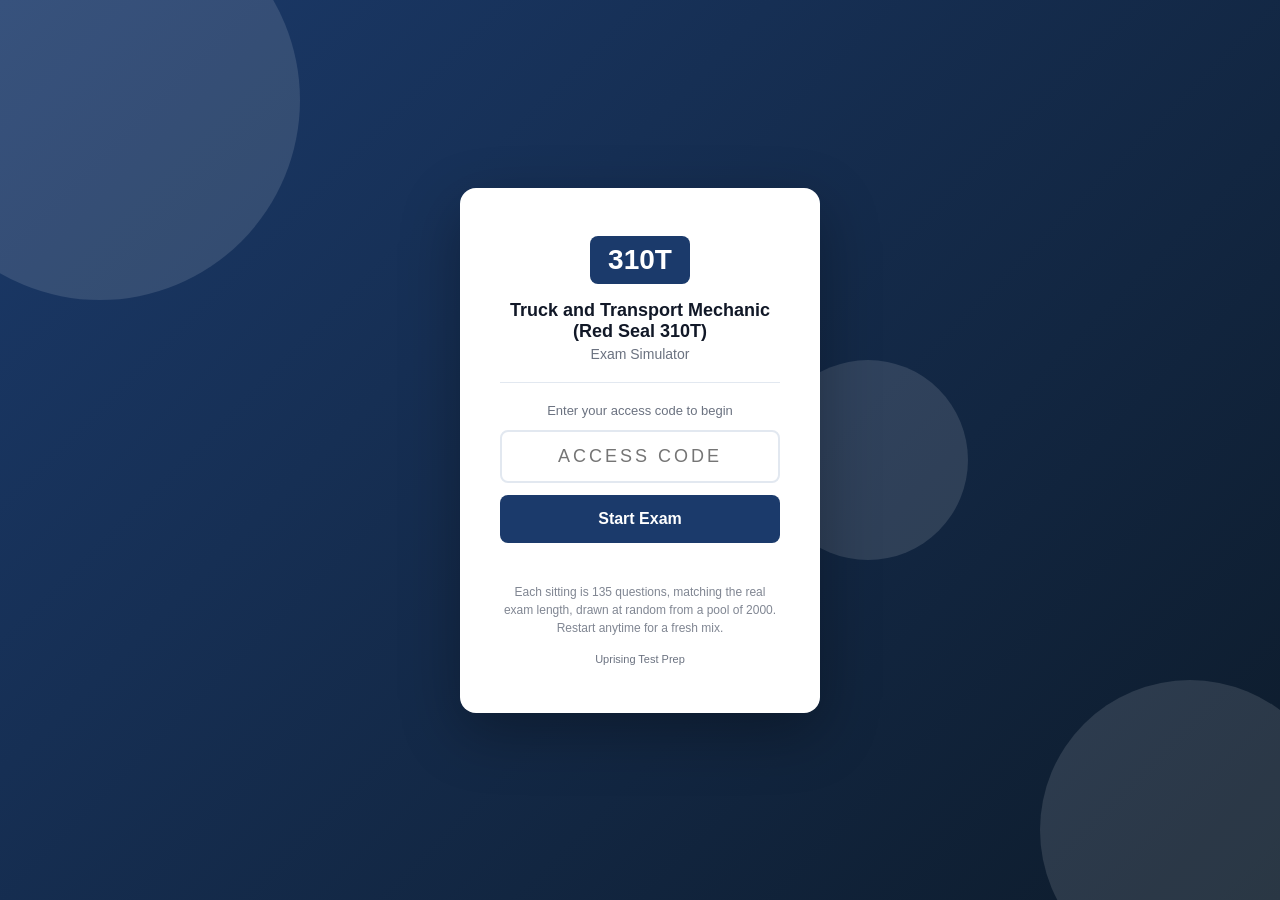
<file: index.html>
<!DOCTYPE html>
<html lang="en">
<head>
  <meta charset="UTF-8" />
  <meta name="viewport" content="width=device-width, initial-scale=1.0, viewport-fit=cover" />
  <meta name="apple-mobile-web-app-capable" content="yes" />
  <meta name="apple-mobile-web-app-status-bar-style" content="black-translucent" />
  <title>310T Exam Simulator</title>
  <link rel="stylesheet" href="style.css" />
</head>
<body>

<div id="access-gate">
  <div class="gate-bg-shapes">
    <div class="shape shape-1"></div>
    <div class="shape shape-2"></div>
    <div class="shape shape-3"></div>
  </div>
  <div class="gate-card">
    <div class="gate-logo">
      <div class="logo-badge">310T</div>
    </div>
    <h1 class="gate-title">Truck and Transport Mechanic (Red Seal 310T)</h1>
    <p class="gate-subtitle">Exam Simulator</p>
    <div class="gate-divider"></div>
    <p class="gate-instruction">Enter your access code to begin</p>
    <input type="text" id="access-code-input" class="gate-input"
           placeholder="Access Code" autocomplete="off"
           maxlength="20" spellcheck="false" />
    <button id="access-btn" class="gate-btn">Start Exam</button>
    <p id="access-error" class="gate-error"></p>
    <p class="gate-pool-note">Each sitting is 135 questions, matching the real exam length, drawn at random from a pool of 2000. Restart anytime for a fresh mix.</p>
    <p class="gate-hint">Uprising Test Prep</p>
  </div>
</div>

<div id="app" style="display:none">
  <header class="top-bar">
    <div class="bar-left">
      <span class="bar-logo">310T</span>
      <span class="bar-title">Exam Simulator</span>
    </div>
    <div class="bar-right">
      <span class="bar-timer" id="timer-display">--:--</span>
      <button class="bar-btn" id="flag-btn">Flag</button>
      <button class="bar-btn bar-btn-primary" id="submit-btn">
        <span class="btn-full">Submit Exam</span>
        <span class="btn-short">Submit</span>
      </button>
    </div>
  </header>

  <div class="progress-strip">
    <div class="progress-bar" id="progress-bar"></div>
  </div>

  <main class="exam-main">
    <div class="question-panel">
      <div class="q-meta">
        <span id="q-counter"></span>
        <span class="q-pool-chip" title="This sitting is 135 questions, matching the real exam length, drawn at random from a pool of 2000. Restart for a fresh mix.">2000 Questions Available</span>
        <span id="q-domain" class="q-domain-tag"></span>
        <span id="q-flag-indicator" class="flag-chip" style="display:none">Flagged</span>
      </div>
      <!-- Shared text for a linked cluster (a clinical case, a reading
           passage). It sits ABOVE the stem, which is the one thing that
           legitimately precedes it, and repeats on every question in the
           cluster so nobody has to page backwards. -->
      <div id="q-cluster-wrap" class="cluster-wrap" style="display:none"></div>
      <p id="question-text" class="q-text"></p>
      <!-- The picture sits BELOW the question text so the simulator matches
           the printed book exactly: stem, then picture, then options. They
           used to disagree (book put the picture under the stem, simulator put
           it above), so no single wording could be true in both places, and
           184 of MLPAO's 185 image questions said "shown above" while the
           book printed the picture below the sentence. Write stems with
           neutral wording ("the strip shown", "the diagram shows") and this
           whole class of bug cannot come back. -->
      <div id="q-image-wrap" style="display:none; margin-bottom:14px;"></div>
      <div id="options-list" class="options-list"></div>
      <div id="explanation-box" class="explanation-box" style="display:none">
        <div class="explanation-label">Explanation</div>
        <p id="explanation-text" class="explanation-text"></p>
      </div>
    </div>
    <div class="nav-bar">
      <button class="nav-btn" id="prev-btn">&#8592; Prev</button>
      <button class="nav-btn nav-btn-map" id="map-btn">Question Map</button>
      <button class="nav-btn nav-btn-next" id="next-btn">Next &#8594;</button>
    </div>
  </main>
</div>

<!-- Question Map Modal -->
<div id="map-modal" style="display:none">
  <div class="map-backdrop" id="map-backdrop"></div>
  <div class="map-panel">
    <div class="map-header">
      <span class="map-title">Question Map</span>
      <button id="map-close" class="map-close-btn">&#x2715; Close</button>
    </div>
    <div class="map-legend">
      <span class="leg-item"><span class="leg-swatch leg-answered"></span>Answered</span>
      <span class="leg-item"><span class="leg-swatch leg-flagged"></span>Flagged</span>
      <span class="leg-item"><span class="leg-swatch leg-unanswered"></span>Unanswered</span>
    </div>
    <div id="q-grid" class="q-grid"></div>
  </div>
</div>

<div id="results-screen" style="display:none">
  <div class="results-card">
    <div class="res-header">
      <div class="res-badge">310T</div>
      <h2 id="res-status" class="res-status"></h2>
      <p id="res-score" class="res-score"></p>
    </div>
    <div id="res-domains" class="res-domains"></div>
    <p class="mode-pool-note">This sitting drew 135 questions from a pool of 2000. Restart for a fresh mix.</p>
    <button id="res-review-btn" class="res-btn">Review Answers</button>
    <button id="res-restart-btn" class="res-btn res-btn-secondary">Restart</button>
  </div>
</div>

<script src="questions.js"></script>
<script src="app.js"></script>
</body>
</html>
</file>
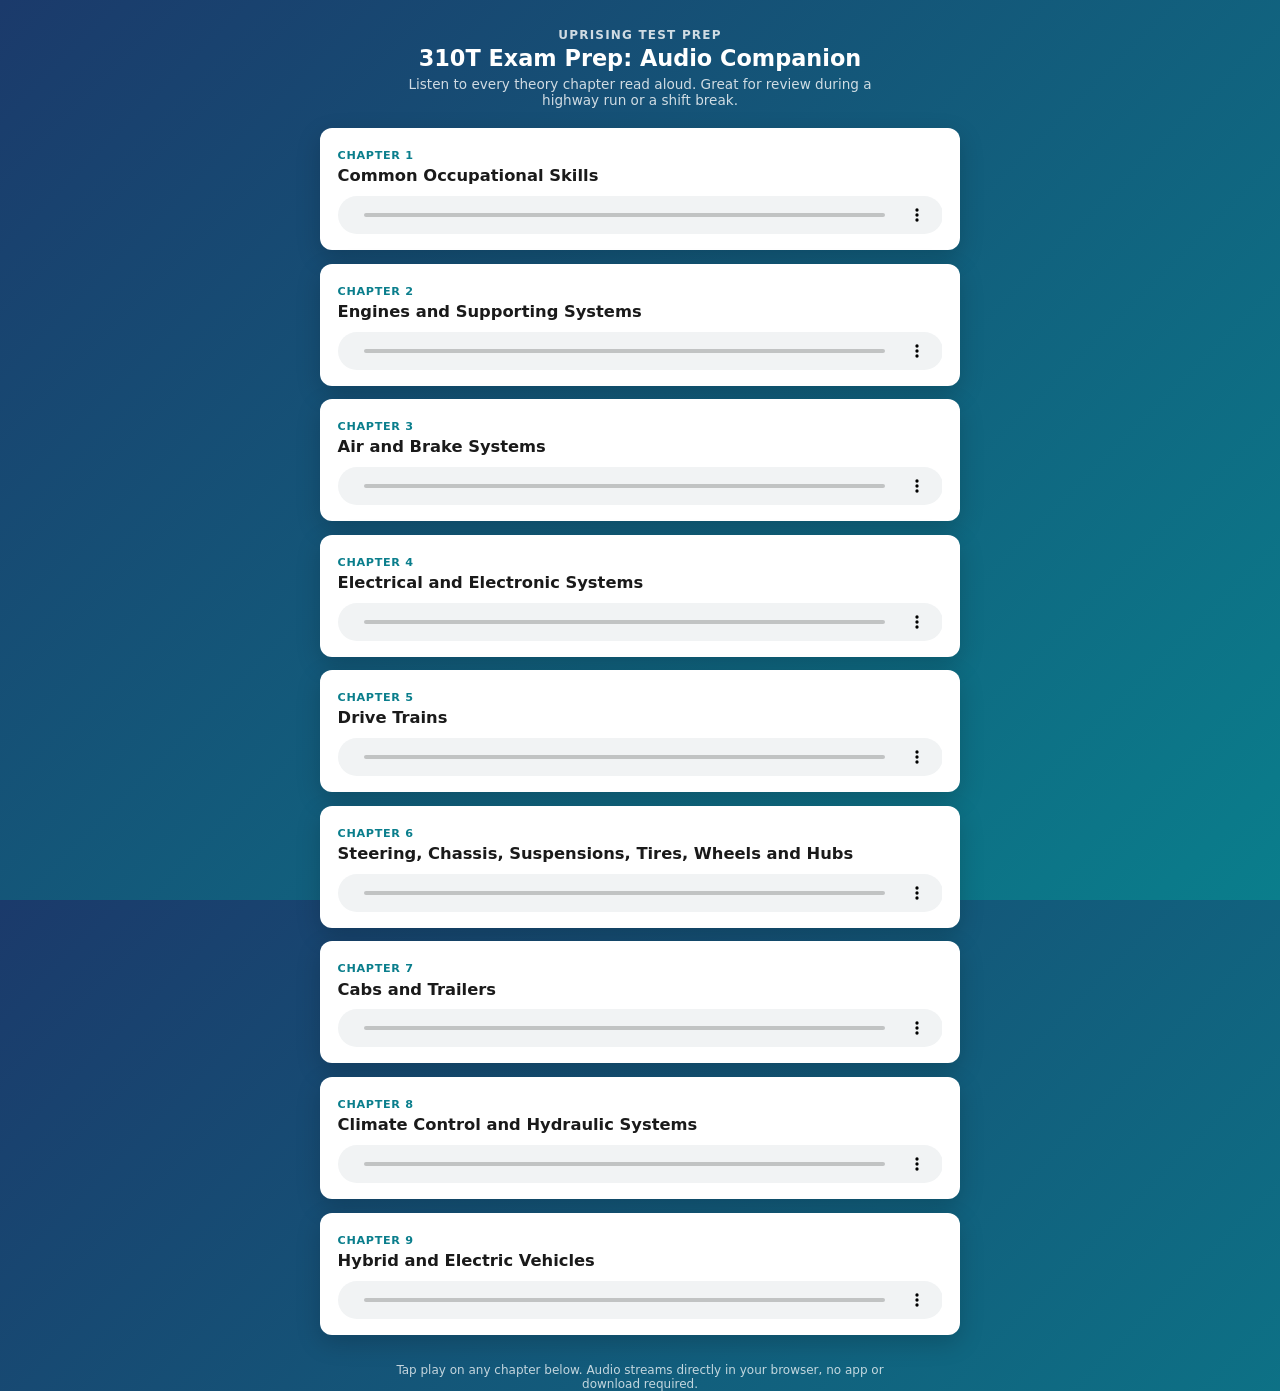
<file: audio/index.html>
<!DOCTYPE html>
<html lang="en">
<head>
  <meta charset="UTF-8">
  <meta name="viewport" content="width=device-width, initial-scale=1.0">
  <title>310T Exam Prep: Audio Companion</title>
  <style>
    :root {
      --blue:   #1B3A6B;
      --teal:   #0A7E8C;
      --ltblue: #E8F4F8;
      --white:  #FFFFFF;
      --text:   #1A1A1A;
      --muted:  #666;
      --radius: 12px;
    }
    * { box-sizing: border-box; margin: 0; padding: 0; }
    html, body { height: 100%; }
    body {
      font-family: 'Segoe UI', system-ui, sans-serif;
      background: linear-gradient(135deg, var(--blue) 0%, var(--teal) 100%);
      min-height: 100vh;
      display: flex;
      flex-direction: column;
      align-items: center;
      padding: 1.75rem 1rem 2.5rem;
    }
    header { text-align: center; color: #fff; margin-bottom: 1.25rem; }
    header .brand { font-size: 0.75rem; font-weight: 700; letter-spacing: 0.1em; opacity: 0.8; text-transform: uppercase; }
    header h1 { font-size: 1.4rem; font-weight: 800; margin-top: 0.2rem; }
    header .subtitle { font-size: 0.85rem; opacity: 0.8; margin-top: 0.3rem; max-width: 520px; }

    main {
      width: 100%; max-width: 640px;
      display: flex; flex-direction: column; gap: 0.85rem;
    }
    .chapter-card {
      background: var(--white);
      border-radius: var(--radius);
      padding: 1rem 1.1rem;
      box-shadow: 0 8px 24px rgba(0,0,0,0.18);
    }
    .chapter-card .num {
      display: inline-block;
      font-size: 0.7rem; font-weight: 700; letter-spacing: 0.06em;
      color: var(--teal); text-transform: uppercase;
      margin-bottom: 0.2rem;
    }
    .chapter-card h2 {
      font-size: 1.02rem; color: var(--text); margin-bottom: 0.6rem;
      line-height: 1.3;
    }
    .chapter-card audio {
      width: 100%; display: block;
      height: 38px;
    }
    footer {
      color: rgba(255,255,255,0.75); font-size: 0.75rem;
      text-align: center; margin-top: 1.75rem; max-width: 520px;
    }
  </style>
</head>
<body>
  <header>
    <div class="brand">Uprising Test Prep</div>
    <h1>310T Exam Prep: Audio Companion</h1>
    <div class="subtitle">Listen to every theory chapter read aloud. Great for review during a highway run or a shift break.</div>
  </header>
  <main id="chapter-list"></main>
  <footer>Tap play on any chapter below. Audio streams directly in your browser, no app or download required.</footer>

  <script>
    const CHAPTERS = [
      { n: 1, title: "Common Occupational Skills", file: "ch1_common_occupational_skills.m4a" },
      { n: 2, title: "Engines and Supporting Systems", file: "ch2_engines_and_supporting_systems.m4a" },
      { n: 3, title: "Air and Brake Systems", file: "ch3_air_and_brake_systems.m4a" },
      { n: 4, title: "Electrical and Electronic Systems", file: "ch4_electrical_and_electronic_systems.m4a" },
      { n: 5, title: "Drive Trains", file: "ch5_drive_trains.m4a" },
      { n: 6, title: "Steering, Chassis, Suspensions, Tires, Wheels and Hubs", file: "ch6_steering_chassis_suspensions_tires_wheels_and_hubs.m4a" },
      { n: 7, title: "Cabs and Trailers", file: "ch7_cabs_and_trailers.m4a" },
      { n: 8, title: "Climate Control and Hydraulic Systems", file: "ch8_climate_control_and_hydraulic_systems.m4a" },
      { n: 9, title: "Hybrid and Electric Vehicles", file: "ch9_hybrid_and_electric_vehicles.m4a" },
    ];

    const list = document.getElementById("chapter-list");
    for (const ch of CHAPTERS) {
      const card = document.createElement("div");
      card.className = "chapter-card";
      card.innerHTML = `
        <div class="num">Chapter ${ch.n}</div>
        <h2>${ch.title}</h2>
        <audio controls preload="none" src="${ch.file}"></audio>
      `;
      list.appendChild(card);
    }
  </script>
</body>
</html>
</file>
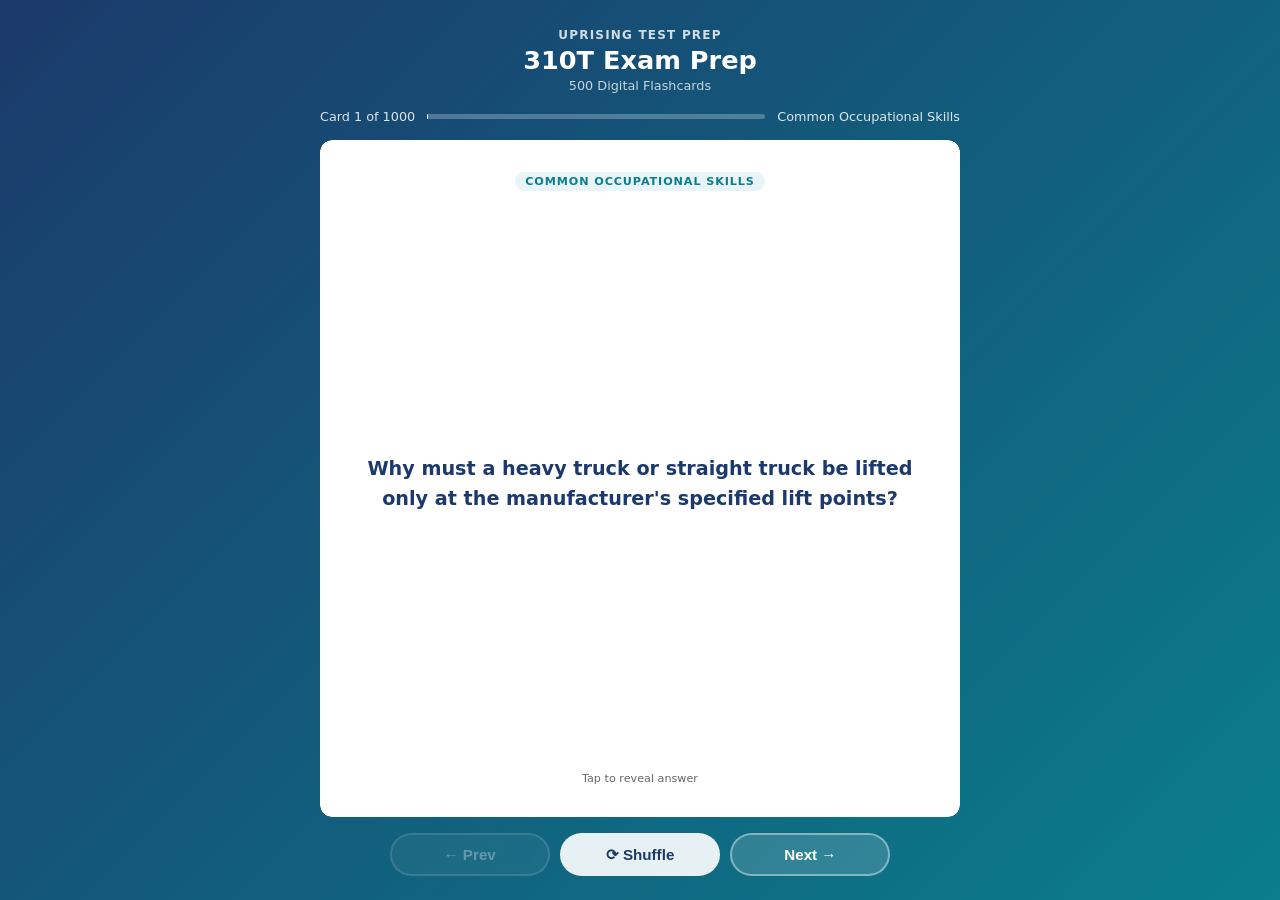
<file: flashcards/index.html>
<!DOCTYPE html>
<html lang="en">
<head>
  <meta charset="UTF-8">
  <meta name="viewport" content="width=device-width, initial-scale=1.0">
  <title>310T Exam Prep: Flashcards</title>
  <style>
    :root {
      --blue:   #1B3A6B;
      --teal:   #0A7E8C;
      --ltblue: #E8F4F8;
      --white:  #FFFFFF;
      --text:   #1A1A1A;
      --muted:  #666;
      --radius: 12px;
    }
    * { box-sizing: border-box; margin: 0; padding: 0; }
    html, body { height: 100%; }
    body {
      font-family: 'Segoe UI', system-ui, sans-serif;
      background: linear-gradient(135deg, var(--blue) 0%, var(--teal) 100%);
      /* Pinned, not min-height: the page must never grow, or the controls
         get pushed below the fold on iOS where 100dvh and height:100%
         disagree. The height:100% rule above is the pre-dvh fallback. */
      height: 100dvh;
      max-height: 100dvh;
      overflow: hidden;
      display: flex;
      flex-direction: column;
      align-items: center;
      padding: 1.25rem 1rem 1rem;
      gap: 0.75rem;
      overflow-x: hidden;
    }
    header { text-align: center; color: #fff; flex-shrink: 0; }
    header .brand { font-size: 0.75rem; font-weight: 700; letter-spacing: 0.1em; opacity: 0.8; text-transform: uppercase; }
    header h1 { font-size: 1.3rem; font-weight: 800; margin-top: 0.2rem; }
    header .subtitle { font-size: 0.8rem; opacity: 0.75; margin-top: 0.15rem; }
    #progress-info {
      display: flex; align-items: center; gap: 0.75rem;
      color: rgba(255,255,255,0.85); font-size: 0.8rem;
      flex-shrink: 0; width: 100%; max-width: 640px;
    }
    #progress-bar-track {
      flex: 1; background: rgba(255,255,255,0.25);
      border-radius: 4px; height: 5px;
    }
    #progress-bar-fill { height: 100%; background: #fff; border-radius: 4px; transition: width 0.3s; }
    .card-scene {
      width: 100%; max-width: 640px;
      perspective: 1200px;
      cursor: pointer;
      flex: 1; min-height: 0;
      display: flex; flex-direction: column;
    
      /* WebKit does not clip overflow inside a preserve-3d context, so the
         answer pane's own clip is dropped and a long answer paints over the
         Prev/Next row. This element only sets the perspective and is NOT
         itself in the 3D context, so its clip is honoured in every engine. */
      overflow: hidden;
      border-radius: var(--radius);
    }
    .card-inner {
      position: relative; width: 100%;
      flex: 1; min-height: 0;
      transition: transform 0.55s cubic-bezier(.4,0,.2,1);
      transform-style: preserve-3d;
    }
    .card-scene.flipped .card-inner { transform: rotateY(180deg); }
    .card-face {
      position: absolute; inset: 0;
      backface-visibility: hidden; -webkit-backface-visibility: hidden;
      border-radius: var(--radius);
      display: flex; flex-direction: column;
      padding: 1.5rem 1.75rem;
      box-shadow: 0 12px 40px rgba(0,0,0,0.2);
      overflow: hidden;
    
      /* Painting through a mask forces WebKit to allocate a real clipping
         layer for a 3D-transformed element, which is what makes the
         overflow:hidden and the rounded corners above actually apply. */
      -webkit-mask-image: -webkit-radial-gradient(#fff, #000);
              mask-image: radial-gradient(#fff, #000);
    }
    .card-front { background: var(--white); align-items: center; justify-content: center; }
    .card-back  { background: var(--ltblue); transform: rotateY(180deg); }
    .card-badge {
      font-size: 0.7rem; font-weight: 700; text-transform: uppercase;
      letter-spacing: 0.08em;
      background: var(--ltblue); color: var(--teal);
      padding: 0.2rem 0.65rem; border-radius: 20px;
      margin-bottom: 0.85rem; flex-shrink: 0;
    }
    .card-back .card-badge { background: rgba(10,126,140,0.12); }
    .card-front .q-text {
      font-size: 1.1rem; font-weight: 600; color: var(--blue); line-height: 1.55;
      text-align: center; overflow-y: auto; flex: 1;
      display: flex; align-items: center; justify-content: center;
      scrollbar-width: thin; scrollbar-color: rgba(27,58,107,0.3) transparent;
    }
    .card-back .a-label { font-size: 0.7rem; font-weight: 700; color: var(--teal); text-transform: uppercase; letter-spacing: 0.08em; margin-bottom: 0.4rem; flex-shrink: 0; }
    .card-back .a-text  {
      font-size: 0.975rem; color: var(--text); line-height: 1.65;
      overflow-y: auto; flex: 1; min-height: 0; padding-right: 4px;
      scrollbar-width: thin; scrollbar-color: rgba(10,126,140,0.4) transparent;
    
      -webkit-overflow-scrolling: touch;
      overscroll-behavior: contain;
    }
    .card-back .a-text::-webkit-scrollbar { width: 4px; }
    .card-back .a-text::-webkit-scrollbar-track { background: transparent; }
    .card-back .a-text::-webkit-scrollbar-thumb { background: rgba(10,126,140,0.4); border-radius: 4px; }
    .tap-hint { flex-shrink: 0; margin-top: 0.6rem; font-size: 0.7rem; color: var(--muted); text-align: center; }
    .card-back .tap-hint { color: var(--teal); opacity: 0.7; }
    .controls {
      display: flex; gap: 0.65rem; flex-wrap: nowrap;
      justify-content: center; flex-shrink: 0;
      width: 100%; max-width: 640px;
      padding-bottom: env(safe-area-inset-bottom, 0px);
    }
    .btn {
      padding: 0.6rem 1.2rem; border-radius: 50px;
      border: 2px solid rgba(255,255,255,0.4);
      background: rgba(255,255,255,0.15); color: #fff;
      font-weight: 700; font-size: 0.875rem; cursor: pointer;
      transition: all 0.2s; backdrop-filter: blur(4px);
      white-space: nowrap; flex: 1; max-width: 160px;
    }
    .btn:hover { background: rgba(255,255,255,0.3); border-color: rgba(255,255,255,0.7); }
    .btn:active { transform: scale(0.96); }
    .btn:disabled { opacity: 0.35; cursor: not-allowed; }
    .btn.btn-primary { background: rgba(255,255,255,0.9); color: var(--blue); border-color: transparent; }
    .btn.btn-primary:hover { background: #fff; }
    #loading { color: rgba(255,255,255,0.8); font-size: 1rem; text-align: center; padding: 3rem; flex: 1; }
    @media (min-width: 768px) {
      body { padding: 1.75rem 1.5rem 1.5rem; gap: 1rem; }
      header h1 { font-size: 1.6rem; }
      .card-face { padding: 2rem 2.5rem; }
      .card-front .q-text { font-size: 1.2rem; }
      .card-back .a-text { font-size: 1.05rem; }
      .btn { font-size: 0.95rem; padding: 0.65rem 1.4rem; }
    }
    @media (max-width: 380px) {
      body { padding: 0.75rem; gap: 0.5rem; }
      header .brand { font-size: 0.65rem; }
      header h1 { font-size: 1.1rem; }
      header .subtitle { display: none; }
      .card-face { padding: 1rem 1.1rem; }
      .card-front .q-text { font-size: 0.975rem; }
      .card-back .a-text { font-size: 0.875rem; }
      .btn { font-size: 0.8rem; padding: 0.5rem 0.75rem; }
    }
  </style>
</head>
<body>
<header>
  <div class="brand">Uprising Test Prep</div>
  <h1>310T Exam Prep</h1>
  <div class="subtitle">500 Digital Flashcards</div>
</header>
<div id="progress-info">
  <span id="card-counter">Card 1 of 500</span>
  <div id="progress-bar-track"><div id="progress-bar-fill" style="width:0%"></div></div>
  <span id="domain-label"></span>
</div>
<div id="loading">Loading flashcards...</div>
<div class="card-scene" id="card-scene" style="display:none" onclick="flipCard()">
  <div class="card-inner" id="card-inner">
    <div class="card-face card-front">
      <div class="card-badge" id="front-badge"></div>
      <div class="q-text" id="q-text"></div>
      <div class="tap-hint">Tap to reveal answer</div>
    </div>
    <div class="card-face card-back">
      <div class="card-badge" id="back-badge">Answer</div>
      <div class="a-label">Answer</div>
      <div class="a-text" id="a-text"></div>
      <div class="tap-hint">Tap to flip back</div>
    </div>
  </div>
</div>
<div class="controls" id="controls" style="display:none">
  <button class="btn" id="prev-btn" onclick="event.stopPropagation();move(-1)" disabled>&#8592; Prev</button>
  <button class="btn btn-primary" onclick="event.stopPropagation();shuffleCards()">&#10227; Shuffle</button>
  <button class="btn" id="next-btn" onclick="event.stopPropagation();move(1)">Next &#8594;</button>
</div>
<script>
const DOMAIN_LABELS = {
  common_occupational_skills: "Common Occupational Skills",
  engines_and_supporting_systems: "Engines and Supporting Systems",
  air_and_brake_systems: "Air and Brake Systems",
  electrical_and_electronic_systems: "Electrical and Electronic Systems",
  drive_trains: "Drive Trains",
  steering_chassis_suspensions_tires_wheels_and_hubs: "Steering Chassis Suspensions Tires Wheels and Hubs",
  cabs_and_trailers: "Cabs and Trailers",
  climate_control_and_hydraulic_systems: "Climate Control and Hydraulic Systems",
  hybrid_and_electric_vehicles: "Hybrid and Electric Vehicles",
};
let cards   = [];
let current = 0;
async function init() {
  try {
    const res = await fetch('flashcards.json');
    if (!res.ok) throw new Error('Network error');
    cards = await res.json();
    document.getElementById('loading').style.display    = 'none';
    document.getElementById('card-scene').style.display = 'flex';
    document.getElementById('controls').style.display   = 'flex';
    show();
  } catch (e) {
    document.getElementById('loading').textContent = 'Error loading flashcards. Please try refreshing.';
  }
}
function domainLabel(key) {
  return DOMAIN_LABELS[key] || key.replace(/_/g, ' ').replace(/\b\w/g, c => c.toUpperCase());
}
function show() {
  const c = cards[current];
  document.getElementById('card-scene').classList.remove('flipped');
  document.getElementById('a-text').scrollTop = 0;
  const label = domainLabel(c.domain || c.chapter || '');
  document.getElementById('q-text').textContent       = c.front;
  document.getElementById('a-text').textContent       = c.back;
  document.getElementById('front-badge').textContent  = label;
  document.getElementById('back-badge').textContent   = label;
  document.getElementById('card-counter').textContent = `Card ${current+1} of ${cards.length}`;
  document.getElementById('domain-label').textContent = label;
  document.getElementById('progress-bar-fill').style.width = `${((current+1)/cards.length*100).toFixed(1)}%`;
  document.getElementById('prev-btn').disabled = current === 0;
  document.getElementById('next-btn').disabled = current === cards.length - 1;
}
function flipCard() { document.getElementById('card-scene').classList.toggle('flipped'); }
function move(dir) {
  const next = current + dir;
  if (next < 0 || next >= cards.length) return;
  current = next; show();
}
function shuffleCards() {
  for (let i = cards.length - 1; i > 0; i--) {
    const j = Math.floor(Math.random() * (i+1));
    [cards[i], cards[j]] = [cards[j], cards[i]];
  }
  current = 0; show();
}
document.addEventListener('keydown', e => {
  if (e.key === 'ArrowRight' || e.key === 'ArrowDown') move(1);
  else if (e.key === 'ArrowLeft' || e.key === 'ArrowUp') move(-1);
  else if (e.key === ' ' || e.key === 'Enter') { e.preventDefault(); flipCard(); }
});
init();
</script>
</body>
</html>
</file>
<file: style.css>
/* 310T2 Exam Simulator, Styles */
:root {
  --primary:   #1B3A6B;
  --pass:      #059669;
  --fail:      #DC2626;
  --bg:        #F3F4F8;
  --card:      #FFFFFF;
  --border:    #E2E8F0;
  --text:      #111827;
  --muted:     #6B7280;
  --radius:    10px;
}
*, *::before, *::after { box-sizing: border-box; margin: 0; padding: 0; }
body {
  font-family: -apple-system, BlinkMacSystemFont, "Segoe UI", sans-serif;
  background: var(--bg);
  color: var(--text);
  height: 100vh;
  height: 100dvh;
  overflow: hidden;
  -webkit-text-size-adjust: 100%;
}

/* ── Access Gate ─────────────────────────────────────────────────────────── */
#access-gate {
  display: flex;
  align-items: center;
  justify-content: center;
  height: 100vh;
  height: 100dvh;
  background: linear-gradient(135deg, var(--primary) 0%, #0d1b2a 100%);
  position: relative;
  overflow: hidden;
  padding: 20px;
  padding-top: max(20px, env(safe-area-inset-top));
  padding-bottom: max(20px, env(safe-area-inset-bottom));
}
.gate-bg-shapes { position: absolute; inset: 0; pointer-events: none; }
.shape { position: absolute; border-radius: 50%; opacity: .12; background: #fff; }
.shape-1 { width: 400px; height: 400px; top: -100px; left: -100px; }
.shape-2 { width: 300px; height: 300px; bottom: -80px; right: -60px; }
.shape-3 { width: 200px; height: 200px; top: 40%; left: 60%; }
.gate-card {
  background: #fff;
  border-radius: 16px;
  padding: 48px 40px;
  text-align: center;
  width: 100%;
  max-width: 360px;
  position: relative;
  z-index: 1;
  box-shadow: 0 20px 60px rgba(0,0,0,.3);
}
.logo-badge {
  display: inline-block;
  background: var(--primary);
  color: #fff;
  font-weight: 800;
  font-size: 28px;
  padding: 8px 18px;
  border-radius: 8px;
}
.gate-title { font-size: 18px; font-weight: 700; margin-top: 16px; color: var(--text); }
.gate-subtitle { color: var(--muted); font-size: 14px; margin-top: 4px; }
.gate-divider { height: 1px; background: var(--border); margin: 20px 0; }
.gate-instruction { font-size: 13px; color: var(--muted); margin-bottom: 12px; }
.gate-input {
  width: 100%;
  padding: 14px 16px;
  border: 2px solid var(--border);
  border-radius: 8px;
  font-size: 18px;
  text-align: center;
  text-transform: uppercase;
  letter-spacing: 3px;
  outline: none;
}
.gate-input:focus { border-color: var(--primary); }
.gate-btn {
  width: 100%;
  margin-top: 12px;
  padding: 15px;
  background: var(--primary);
  color: #fff;
  border: none;
  border-radius: 8px;
  font-size: 16px;
  font-weight: 600;
  cursor: pointer;
  -webkit-tap-highlight-color: transparent;
}
.gate-btn:hover { opacity: .9; }
.gate-error { color: var(--fail); font-size: 13px; margin-top: 8px; min-height: 18px; }
.gate-hint { color: var(--muted); font-size: 11px; margin-top: 16px; }
.gate-pool-note { color: var(--muted); opacity: .85; font-size: 12px; margin-top: 14px; line-height: 1.5; }
.mode-pool-note { color: var(--muted); opacity: .85; font-size: 12.5px; text-align: center; margin: 4px 0 16px; line-height: 1.5; }

/* ── App shell ───────────────────────────────────────────────────────────── */
#app {
  display: flex;
  flex-direction: column;
  height: 100vh;
  height: 100dvh;
  padding-top: env(safe-area-inset-top);
}
.top-bar {
  display: flex;
  justify-content: space-between;
  align-items: center;
  background: var(--primary);
  color: #fff;
  padding: 0 20px;
  padding-left: max(20px, env(safe-area-inset-left));
  padding-right: max(20px, env(safe-area-inset-right));
  height: 52px;
  flex-shrink: 0;
  gap: 8px;
}
.bar-left { display: flex; align-items: center; gap: 8px; min-width: 0; }
.bar-logo { font-weight: 800; font-size: 18px; flex-shrink: 0; }
.bar-title { font-size: 14px; opacity: .8; white-space: nowrap; overflow: hidden; text-overflow: ellipsis; }
.bar-right { display: flex; align-items: center; gap: 8px; flex-shrink: 0; }
.bar-timer {
  font-variant-numeric: tabular-nums;
  font-size: 16px;
  font-weight: 600;
  min-width: 68px;
  text-align: right;
}
.bar-btn {
  padding: 7px 13px;
  background: rgba(255,255,255,.15);
  border: 1px solid rgba(255,255,255,.3);
  color: #fff;
  border-radius: 6px;
  cursor: pointer;
  font-size: 13px;
  white-space: nowrap;
  -webkit-tap-highlight-color: transparent;
  touch-action: manipulation;
}
.bar-btn:hover { background: rgba(255,255,255,.25); }
.bar-btn-primary {
  background: #fff;
  color: var(--primary);
  border-color: #fff;
  font-weight: 600;
}
.bar-btn-primary:hover { background: #f0f0f0; }
.btn-short { display: none; }
.btn-full  { display: inline; }

.progress-strip { height: 4px; background: rgba(0,0,0,.1); flex-shrink: 0; }
.progress-bar   { height: 100%; background: #4ade80; transition: width .3s; }

/* ── Main exam area ──────────────────────────────────────────────────────── */
.exam-main {
  flex: 1;
  overflow: hidden;
  display: flex;
  flex-direction: column;
  padding: 16px 20px 0;
  padding-left: max(16px, env(safe-area-inset-left));
  padding-right: max(16px, env(safe-area-inset-right));
  min-height: 0;
}
.question-panel { flex: 1; overflow-y: auto; padding-bottom: 12px; -webkit-overflow-scrolling: touch; }
.q-meta {
  display: flex;
  align-items: center;
  gap: 8px;
  margin-bottom: 12px;
  font-size: 13px;
  color: var(--muted);
  flex-wrap: wrap;
}
.q-domain-tag {
  background: var(--primary);
  color: #fff;
  padding: 2px 8px;
  border-radius: 4px;
  font-size: 11px;
  font-weight: 600;
}
.q-pool-chip {
  background: #EEF2FF;
  background: color-mix(in srgb, var(--primary) 12%, #fff);
  color: var(--primary);
  border: 1px solid var(--primary);
  padding: 2px 8px;
  border-radius: 10px;
  font-size: 11px;
  font-weight: 700;
  cursor: help;
  white-space: nowrap;
}
.flag-chip {
  background: #FEF3C7;
  color: #92400E;
  padding: 2px 8px;
  border-radius: 4px;
  font-size: 11px;
  font-weight: 600;
}
.cluster-wrap {
  border-left: 4px solid var(--primary, #1B3A6B);
  background: #F2F6FC; border-radius: 8px;
  padding: 10px 14px; margin-bottom: 16px;
}
.cluster-label {
  font-size: 11px; font-weight: 700; letter-spacing: 0.06em;
  text-transform: uppercase; color: var(--primary, #1B3A6B); margin-bottom: 6px;
}
.cluster-body {
  max-height: 38vh; overflow-y: auto; font-size: 15px; line-height: 1.6;
  -webkit-overflow-scrolling: touch;
}
.cluster-body p + p { margin-top: 10px; }
@media (min-width: 1100px) { .cluster-body { max-height: 52vh; } }

.q-image {
  max-width: 100%;
  /* Cap the height too. With only max-width, a tall exhibit renders at full
     width and pushes the stem and every option below the fold, so the question
     looks like it has no answers until the candidate scrolls. Found on CNPLE. */
  max-height: 62vh;
  width: auto;
  height: auto;
  object-fit: contain;
  border-radius: 6px;
  border: 1px solid var(--border);
  display: block;
  margin-bottom: 14px;
}
.q-text { font-size: 16px; line-height: 1.65; margin-bottom: 20px; }
.options-list { display: flex; flex-direction: column; gap: 10px; }
.option {
  display: flex;
  align-items: flex-start;
  gap: 12px;
  padding: 15px 16px;
  background: var(--card);
  border: 2px solid var(--border);
  border-radius: var(--radius);
  cursor: pointer;
  transition: .15s;
  -webkit-tap-highlight-color: transparent;
  touch-action: manipulation;
  min-height: 52px;
}
.option:hover  { border-color: var(--primary); background: #F8FAFF; }
.option.selected  { border-color: var(--primary); background: #EEF3FF; }
.option.correct   { border-color: #059669; background: #ECFDF5; }
.option.incorrect { border-color: #DC2626; background: #FEF2F2; }
.explanation-box {
  margin-top: 20px;
  padding: 16px 18px;
  background: #F0F9FF;
  border-left: 4px solid #2563EB;
  border-radius: 6px;
}
.explanation-label {
  font-size: 11px;
  font-weight: 700;
  text-transform: uppercase;
  letter-spacing: .06em;
  color: #2563EB;
  margin-bottom: 8px;
}
.explanation-text { font-size: 14.5px; line-height: 1.7; color: #1e293b; margin: 0; }
.opt-letter { font-weight: 700; font-size: 15px; color: var(--primary); min-width: 22px; padding-top: 1px; flex-shrink: 0; }
.opt-text   { font-size: 15px; line-height: 1.5; }

/* ── Nav bar ─────────────────────────────────────────────────────────────── */
.nav-bar {
  display: flex;
  align-items: center;
  gap: 8px;
  padding: 10px 0;
  padding-bottom: max(14px, env(safe-area-inset-bottom));
  flex-shrink: 0;
}
.nav-btn {
  flex: 1;
  padding: 13px 8px;
  background: var(--card);
  border: 1px solid var(--border);
  border-radius: 8px;
  cursor: pointer;
  font-size: 15px;
  font-weight: 500;
  text-align: center;
  -webkit-tap-highlight-color: transparent;
  touch-action: manipulation;
  min-height: 48px;
}
.nav-btn:hover      { background: #f0f0f0; }
.nav-btn-map {
  background: var(--bg);
  border-color: var(--primary);
  color: var(--primary);
  font-weight: 600;
}
.nav-btn-map:hover { background: #EEF3FF; }
.nav-btn-next {
  background: var(--primary);
  color: #fff;
  border-color: var(--primary);
}
.nav-btn-next:hover { opacity: .9; }

/* ── Question Map Modal ──────────────────────────────────────────────────── */
#map-modal {
  position: fixed;
  inset: 0;
  z-index: 1000;
  display: flex;
  flex-direction: column;
  justify-content: flex-end;
}
.map-backdrop { position: absolute; inset: 0; background: rgba(0,0,0,.5); }
.map-panel {
  position: relative;
  background: #fff;
  border-radius: 20px 20px 0 0;
  padding: 20px;
  padding-bottom: max(20px, env(safe-area-inset-bottom));
  max-height: 80vh;
  max-height: 80dvh;
  display: flex;
  flex-direction: column;
  box-shadow: 0 -4px 30px rgba(0,0,0,.2);
}
.map-header {
  display: flex;
  align-items: center;
  justify-content: space-between;
  margin-bottom: 12px;
  flex-shrink: 0;
}
.map-title { font-size: 17px; font-weight: 700; color: var(--text); }
.map-close-btn {
  padding: 8px 16px;
  background: var(--bg);
  border: 1px solid var(--border);
  border-radius: 8px;
  cursor: pointer;
  font-size: 14px;
  font-weight: 500;
  min-height: 40px;
  -webkit-tap-highlight-color: transparent;
  touch-action: manipulation;
}
.map-close-btn:hover { background: #e5e7eb; }
.map-legend { display: flex; gap: 16px; margin-bottom: 14px; flex-shrink: 0; flex-wrap: wrap; }
.leg-item { display: flex; align-items: center; gap: 6px; font-size: 13px; color: var(--muted); }
.leg-swatch {
  width: 16px;
  height: 16px;
  border-radius: 3px;
  border: 1px solid var(--border);
  background: var(--card);
  display: inline-block;
  flex-shrink: 0;
}
.leg-swatch.leg-answered  { background: var(--primary); border-color: var(--primary); }
.leg-swatch.leg-flagged   { background: #FEF3C7; border-color: #F59E0B; }
.leg-swatch.leg-unanswered { background: var(--card); }
.q-grid {
  display: flex;
  flex-wrap: wrap;
  gap: 6px;
  overflow-y: auto;
  flex: 1;
  padding-bottom: 8px;
  -webkit-overflow-scrolling: touch;
}
.grid-btn {
  width: 40px;
  height: 40px;
  border: 1px solid var(--border);
  border-radius: 6px;
  background: var(--card);
  font-size: 12px;
  cursor: pointer;
  font-weight: 500;
  -webkit-tap-highlight-color: transparent;
  touch-action: manipulation;
}
.grid-btn.answered { background: var(--primary); color: #fff; border-color: var(--primary); }
.grid-btn.flagged  { background: #FEF3C7; border-color: #F59E0B; }
.grid-btn.active   { outline: 3px solid var(--primary); outline-offset: 2px; }

/* ── Results ─────────────────────────────────────────────────────────────── */
#results-screen {
  display: flex;
  align-items: flex-start;
  justify-content: center;
  min-height: 100vh;
  min-height: 100dvh;
  background: var(--bg);
  overflow-y: auto;
  -webkit-overflow-scrolling: touch;
  padding: 20px 16px;
  padding-top: max(20px, env(safe-area-inset-top));
  padding-bottom: max(20px, env(safe-area-inset-bottom));
}
.results-card {
  background: var(--card);
  border-radius: 16px;
  padding: 40px;
  max-width: 480px;
  width: 100%;
  box-shadow: 0 8px 30px rgba(0,0,0,.1);
}
.res-header { text-align: center; margin-bottom: 24px; }
.res-badge {
  display: inline-block;
  background: var(--primary);
  color: #fff;
  font-weight: 800;
  font-size: 22px;
  padding: 6px 16px;
  border-radius: 8px;
}
.res-status { font-size: 36px; font-weight: 800; margin-top: 12px; }
.res-score  { font-size: 18px; color: var(--muted); margin-top: 4px; }
.res-domains { margin-bottom: 24px; display: flex; flex-direction: column; gap: 10px; }
.res-domain-row { display: flex; align-items: center; gap: 8px; font-size: 13px; }
.res-domain-name { width: 160px; font-weight: 500; flex-shrink: 0; }
.res-domain-bar-wrap { flex: 1; background: #E5E7EB; border-radius: 4px; height: 8px; overflow: hidden; }
.res-domain-bar { height: 100%; border-radius: 4px; transition: width .5s; }
.res-domain-pct { width: 36px; text-align: right; font-weight: 600; }
.res-btn {
  width: 100%;
  padding: 15px;
  background: var(--primary);
  color: #fff;
  border: none;
  border-radius: 8px;
  font-size: 15px;
  font-weight: 600;
  cursor: pointer;
  margin-bottom: 10px;
  min-height: 52px;
  -webkit-tap-highlight-color: transparent;
  touch-action: manipulation;
}
.res-btn:hover { opacity: .9; }
.res-btn-secondary {
  background: transparent;
  color: var(--primary);
  border: 2px solid var(--primary);
}
.res-btn-secondary:hover { background: var(--primary); color: #fff; }

/* ── Mobile breakpoint (phones ≤ 640px) ─────────────────────────────────── */
@media (max-width: 640px) {
  /* Gate card */
  .gate-card { padding: 32px 24px; }

  /* Top bar: hide long title text, swap Submit label */
  .bar-title  { display: none; }
  .btn-full   { display: none; }
  .btn-short  { display: inline; }
  .bar-right  { gap: 6px; }
  .bar-btn    { padding: 6px 10px; font-size: 12px; }
  .bar-timer  { font-size: 14px; min-width: 58px; }

  /* Exam main */
  .exam-main { padding: 12px 14px 0; }
  .q-text { font-size: 16px; }
  .opt-text { font-size: 15px; }

  /* Nav bar, bigger touch targets */
  .nav-btn { font-size: 14px; padding: 14px 6px; }

  /* Results */
  .results-card { padding: 28px 20px; }
  .res-domain-name { width: 110px; font-size: 12px; }
  .res-domain-pct  { font-size: 12px; }
  .res-status { font-size: 30px; }

  /* Map grid, slightly bigger buttons on phones */
  .grid-btn { width: 42px; height: 42px; }
}

/* ── Very small phones (≤ 380px) ────────────────────────────────────────── */
@media (max-width: 380px) {
  .bar-logo { font-size: 15px; }
  .bar-btn  { padding: 5px 8px; font-size: 11px; }
  .bar-timer { font-size: 13px; min-width: 52px; }
  .nav-btn  { font-size: 13px; }
  .grid-btn { width: 38px; height: 38px; font-size: 11px; }
}
</file>
